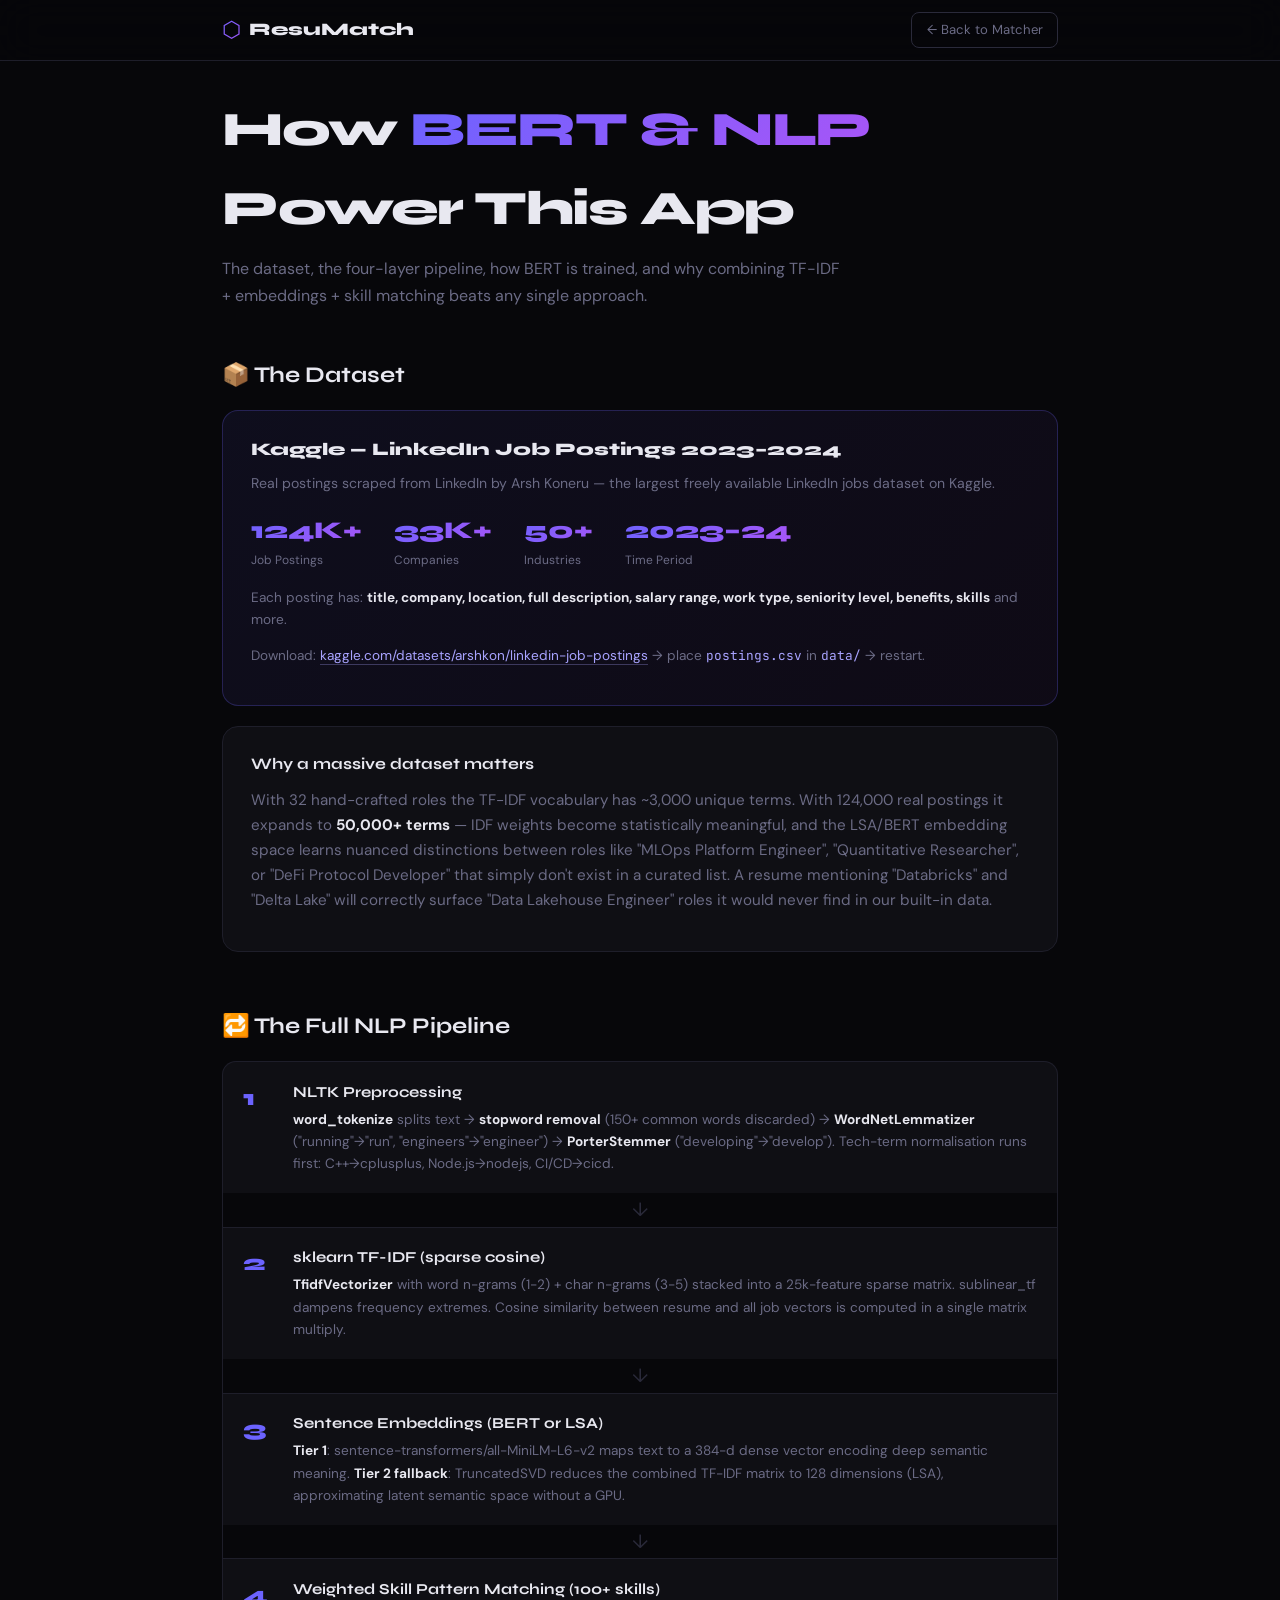
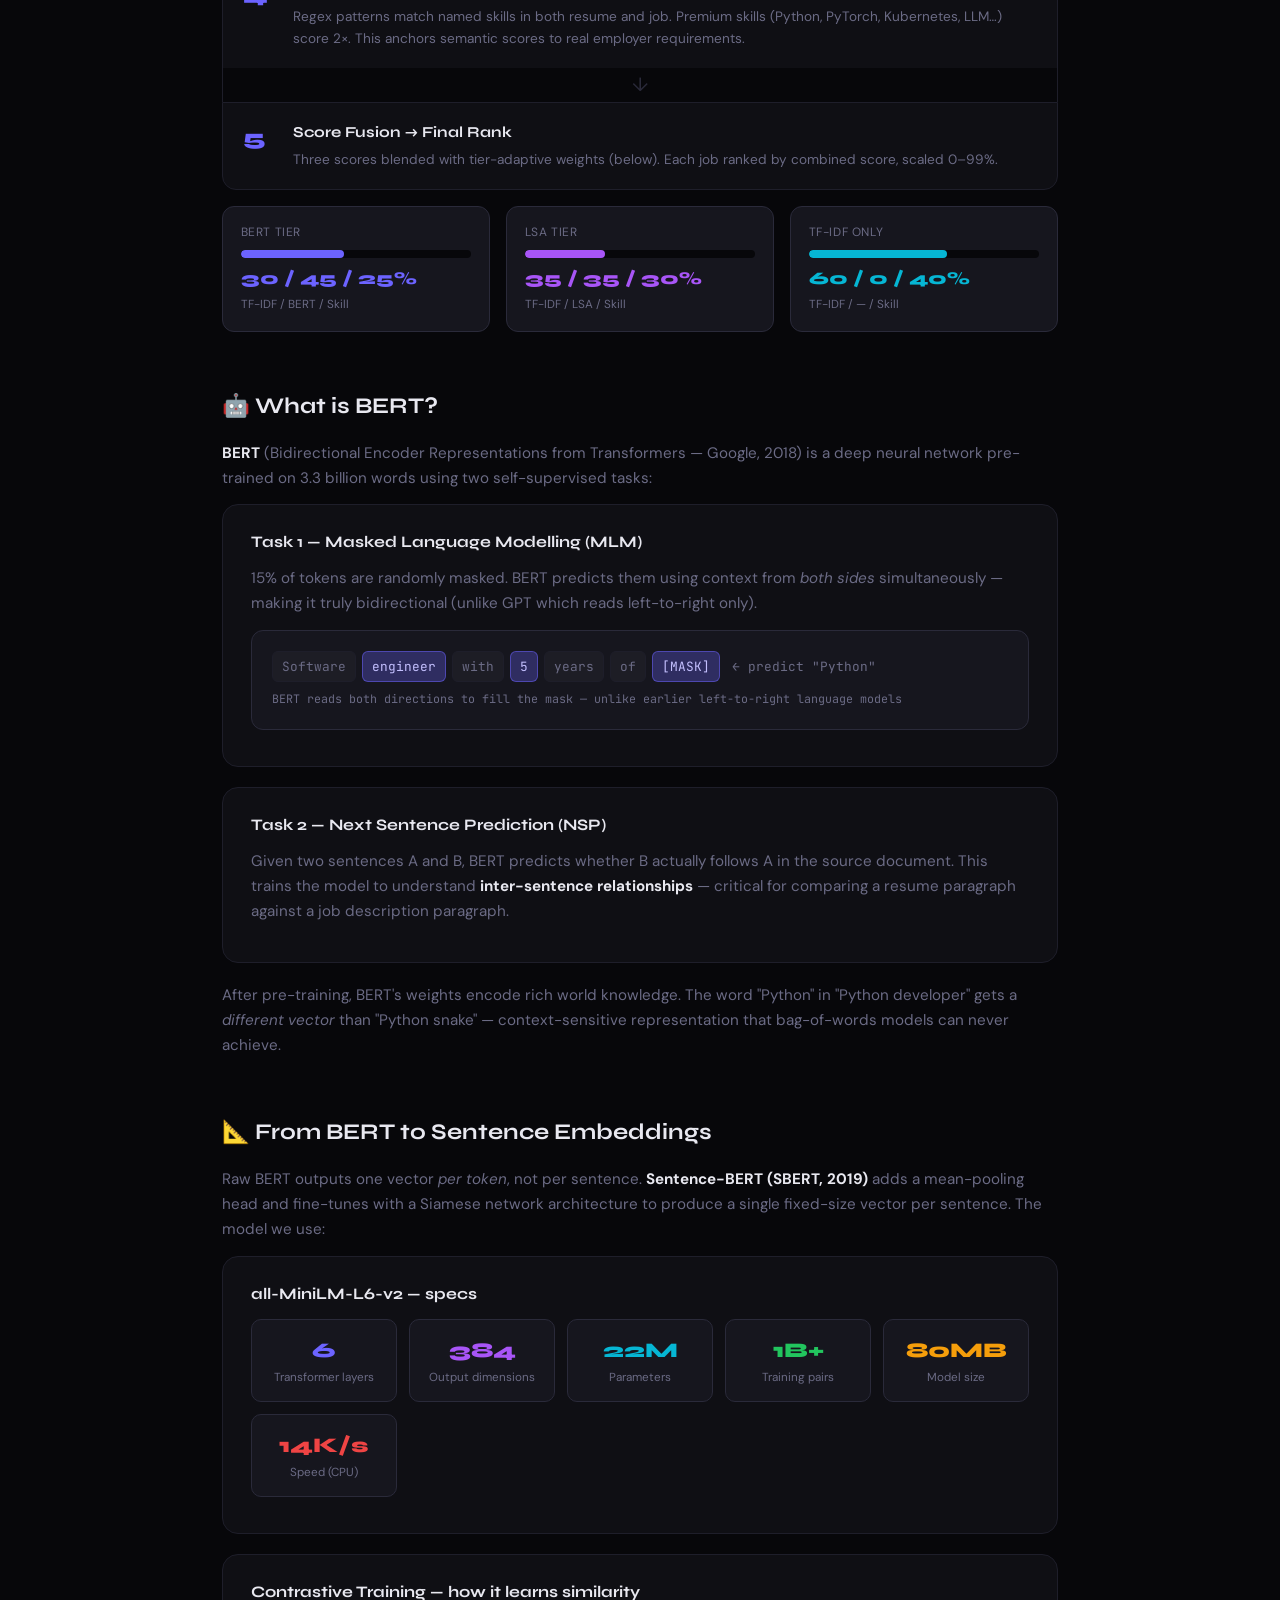
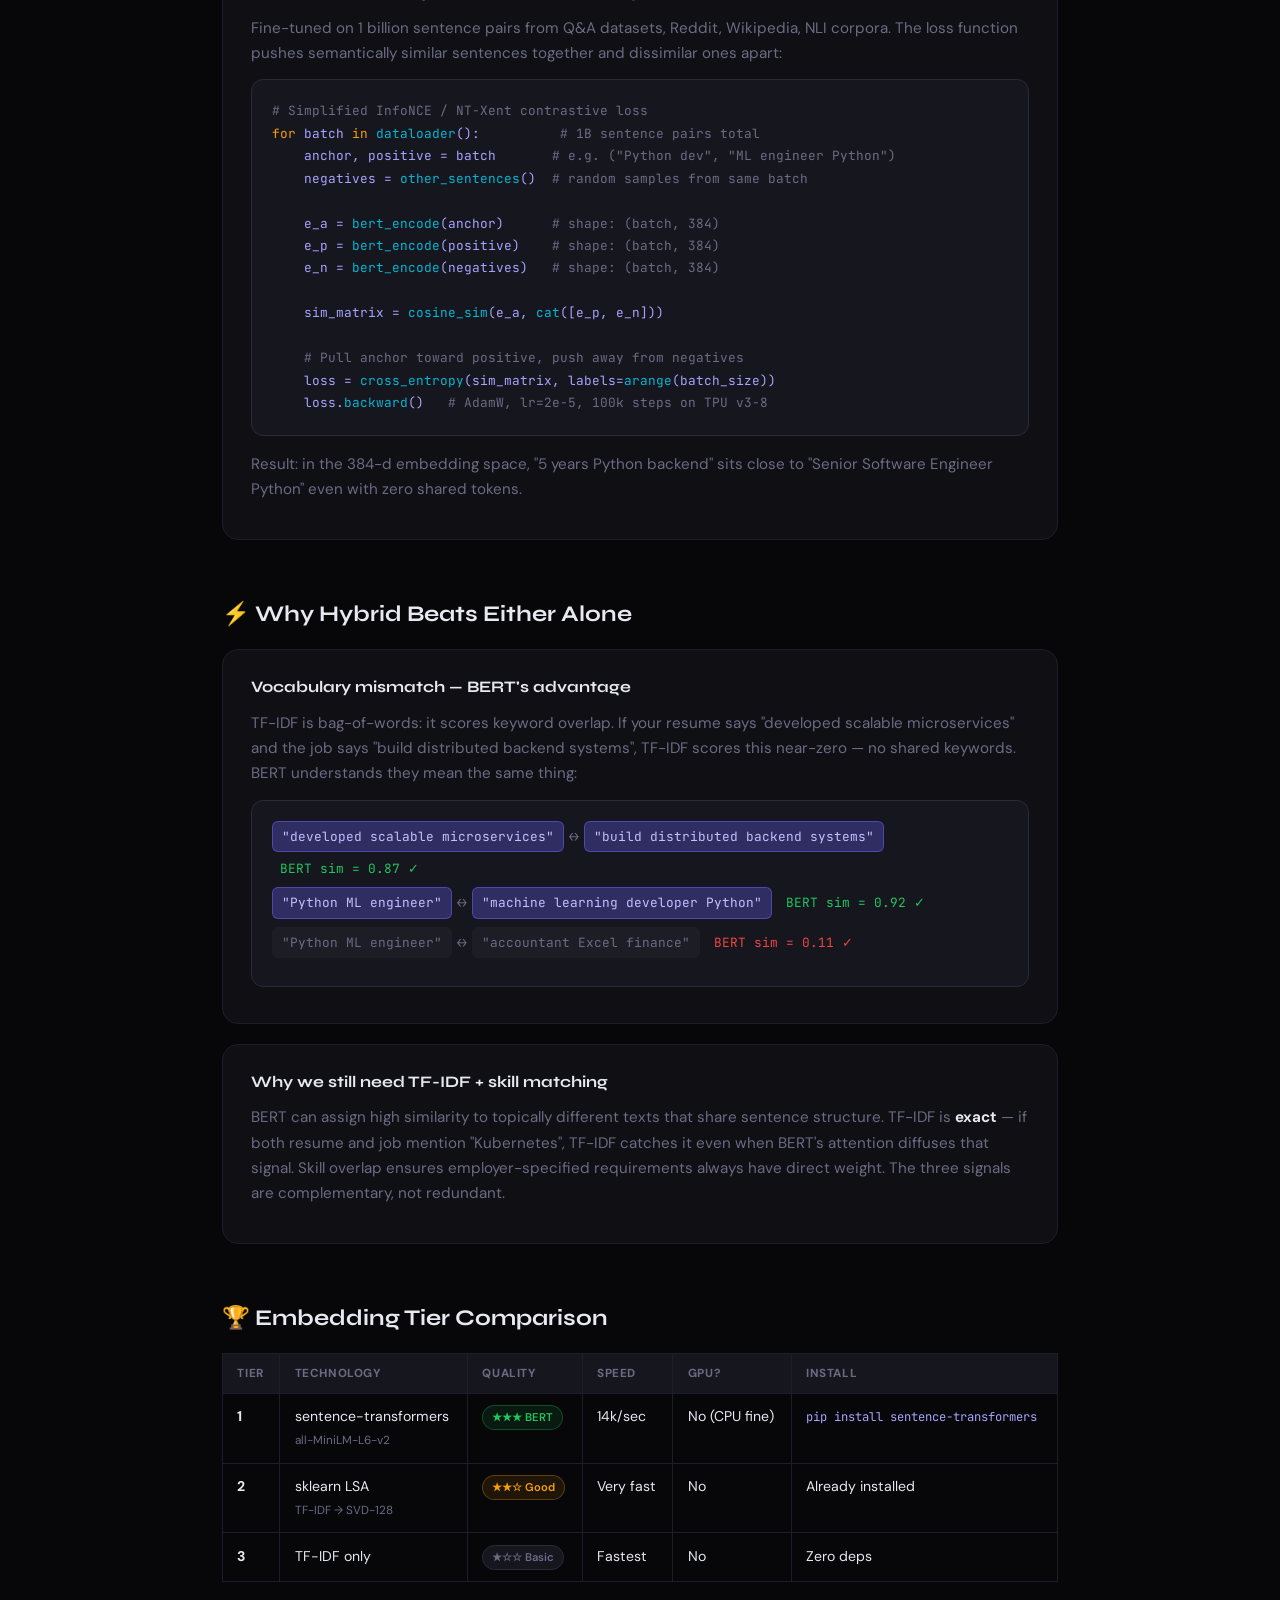
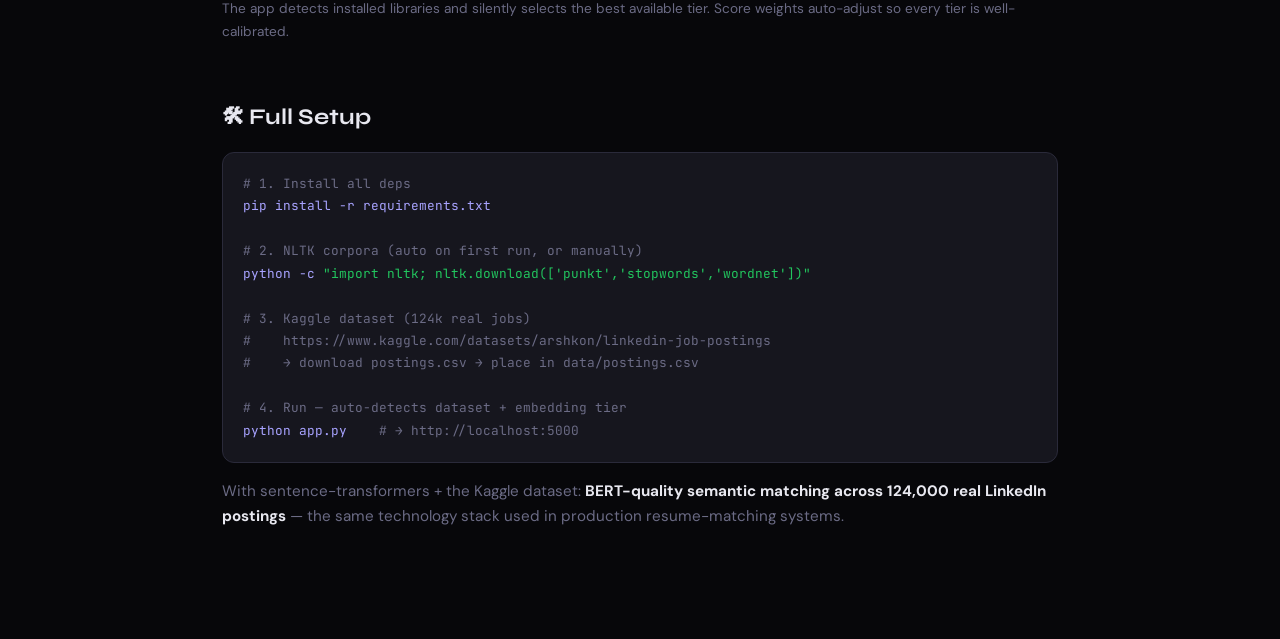
<file: templates/bert_explainer.html>
<!DOCTYPE html>
<html lang="en">
<head>
  <meta charset="UTF-8"/>
  <meta name="viewport" content="width=device-width, initial-scale=1.0"/>
  <title>How BERT Works — ResuMatch</title>
  <link rel="preconnect" href="https://fonts.googleapis.com">
  <link href="https://fonts.googleapis.com/css2?family=Syne:wght@400;700;800&family=DM+Sans:opsz,wght@9..40,300;9..40,400;9..40,500&family=JetBrains+Mono:wght@400;500&display=swap" rel="stylesheet">
  <style>
    *,*::before,*::after{box-sizing:border-box;margin:0;padding:0}
    :root{--bg:#07070a;--bg2:#0f0f14;--bg3:#16161e;--border:#1e1e2a;--border2:#2a2a3a;--text:#e8e8f0;--muted:#6b6b85;--accent:#6c63ff;--accent2:#a855f7;--green:#22c55e;--yellow:#f59e0b;--cyan:#06b6d4;--red:#ef4444}
    html{scroll-behavior:smooth}
    body{font-family:'DM Sans',sans-serif;background:var(--bg);color:var(--text);line-height:1.65}
    nav{position:fixed;top:0;left:0;right:0;z-index:100;background:rgba(7,7,10,.85);backdrop-filter:blur(20px);border-bottom:1px solid var(--border)}
    .nav-inner{max-width:900px;margin:0 auto;padding:0 2rem;height:60px;display:flex;align-items:center;justify-content:space-between}
    .logo{display:flex;align-items:center;gap:.5rem;text-decoration:none;color:var(--text)}
    .logo-icon{font-size:1.4rem;background:linear-gradient(135deg,var(--accent),var(--accent2));-webkit-background-clip:text;-webkit-text-fill-color:transparent}
    .logo-text{font-family:'Syne',sans-serif;font-weight:800;font-size:1.1rem}
    .back-btn{font-size:.82rem;color:var(--muted);text-decoration:none;border:1px solid var(--border2);padding:.4rem .9rem;border-radius:8px;transition:color .2s,border-color .2s}
    .back-btn:hover{color:var(--text);border-color:var(--accent)}
    .page{max-width:900px;margin:0 auto;padding:90px 2rem 5rem}
    h1.page-title{font-family:'Syne',sans-serif;font-size:clamp(1.8rem,4vw,3rem);font-weight:800;letter-spacing:-.03em;margin-bottom:.5rem}
    .page-subtitle{color:var(--muted);font-size:1rem;margin-bottom:3rem;max-width:620px}
    .section{margin-bottom:3.5rem}
    h2.sec-title{font-family:'Syne',sans-serif;font-size:1.4rem;font-weight:700;margin-bottom:1rem;display:flex;align-items:center;gap:.6rem}
    p{color:var(--muted);margin-bottom:.85rem;font-size:.95rem}
    strong{color:var(--text)}
    .card{background:var(--bg2);border:1px solid var(--border);border-radius:16px;padding:1.5rem 1.75rem;margin-bottom:1.25rem}
    .card-title{font-family:'Syne',sans-serif;font-weight:700;font-size:1rem;margin-bottom:.65rem;color:var(--text)}
    .pipeline{display:flex;flex-direction:column}
    .pipe-step{display:flex;align-items:flex-start;gap:1rem;padding:1.1rem 1.25rem;background:var(--bg2);border:1px solid var(--border);position:relative}
    .pipe-step:first-child{border-radius:14px 14px 0 0}
    .pipe-step:last-child{border-radius:0 0 14px 14px}
    .pipe-step:not(:last-child){border-bottom:none}
    .pipe-arr{text-align:center;color:var(--border2);font-size:1.2rem;background:var(--bg);border-left:1px solid var(--border);border-right:1px solid var(--border);padding:.05rem 0}
    .pipe-num{font-family:'Syne',sans-serif;font-weight:800;font-size:1.4rem;color:var(--accent);width:34px;flex-shrink:0}
    .pipe-name{font-family:'Syne',sans-serif;font-weight:700;font-size:.95rem;margin-bottom:.25rem;color:var(--text)}
    .pipe-desc{font-size:.85rem;color:var(--muted)}
    .weights{display:grid;grid-template-columns:repeat(auto-fill,minmax(210px,1fr));gap:1rem;margin-top:1rem}
    .weight-item{background:var(--bg3);border:1px solid var(--border2);border-radius:12px;padding:1rem 1.1rem}
    .weight-label{font-size:.75rem;color:var(--muted);text-transform:uppercase;letter-spacing:.05em;margin-bottom:.4rem}
    .weight-bar-bg{height:8px;background:var(--bg);border-radius:100px;overflow:hidden;margin-bottom:.4rem}
    .weight-bar-fill{height:100%;border-radius:100px}
    .weight-pct{font-family:'Syne',sans-serif;font-weight:800;font-size:1.1rem}
    .weight-note{font-size:.73rem;color:var(--muted);margin-top:.15rem}
    .tier-table{width:100%;border-collapse:collapse;font-size:.88rem;margin-top:.5rem}
    .tier-table th{text-align:left;padding:.6rem .9rem;background:var(--bg3);border:1px solid var(--border);color:var(--muted);font-size:.73rem;text-transform:uppercase;letter-spacing:.05em}
    .tier-table td{padding:.7rem .9rem;border:1px solid var(--border);vertical-align:top}
    .badge{display:inline-block;font-size:.7rem;padding:.15rem .55rem;border-radius:100px;font-weight:600}
    .badge-green{background:rgba(34,197,94,.1);border:1px solid rgba(34,197,94,.3);color:var(--green)}
    .badge-yellow{background:rgba(245,158,11,.1);border:1px solid rgba(245,158,11,.3);color:var(--yellow)}
    .badge-gray{background:var(--bg3);border:1px solid var(--border2);color:var(--muted)}
    pre{background:var(--bg3);border:1px solid var(--border2);border-radius:12px;padding:1.25rem;overflow-x:auto;margin-bottom:1rem}
    code{font-family:'JetBrains Mono',monospace;font-size:.8rem;color:#a8a3ff}
    .cm{color:var(--muted)} .ck{color:var(--yellow)} .cs{color:var(--green)} .cf{color:var(--cyan)}
    .dataset-card{background:linear-gradient(135deg,rgba(108,99,255,.08),rgba(168,85,247,.05));border:1px solid rgba(108,99,255,.25);border-radius:16px;padding:1.5rem 1.75rem;margin-bottom:1.25rem}
    .dataset-stats{display:flex;gap:2rem;flex-wrap:wrap;margin:1rem 0}
    .dstat-num{font-family:'Syne',sans-serif;font-weight:800;font-size:1.5rem;background:linear-gradient(135deg,var(--accent),var(--accent2));-webkit-background-clip:text;-webkit-text-fill-color:transparent}
    .dstat-label{font-size:.75rem;color:var(--muted)}
    a.link{color:#a8a3ff;text-decoration:none;border-bottom:1px solid rgba(168,163,255,.3)}
    a.link:hover{border-bottom-color:#a8a3ff}
    .attn-demo{background:var(--bg3);border:1px solid var(--border2);border-radius:12px;padding:1.25rem;font-family:'JetBrains Mono',monospace;font-size:.8rem;overflow-x:auto;margin-bottom:.75rem}
    .attn-row{display:flex;gap:.4rem;margin-bottom:.5rem;flex-wrap:wrap;align-items:center}
    .tok{padding:.25rem .55rem;border-radius:6px;border:1px solid transparent;white-space:nowrap}
    .tok-hi{background:rgba(108,99,255,.3);border-color:rgba(108,99,255,.5);color:#c4c0ff}
    .tok-lo{background:rgba(255,255,255,.03);border-color:var(--border);color:var(--muted)}
    .stat-grid{display:grid;grid-template-columns:repeat(auto-fill,minmax(130px,1fr));gap:.75rem;margin:.75rem 0}
    .stat-box{background:var(--bg3);border:1px solid var(--border2);border-radius:10px;padding:.85rem;text-align:center}
    .stat-box-num{font-family:'Syne',sans-serif;font-weight:800;font-size:1.3rem}
    .stat-box-label{font-size:.73rem;color:var(--muted)}
    .gradient-text{background:linear-gradient(135deg,var(--accent),var(--accent2));-webkit-background-clip:text;-webkit-text-fill-color:transparent}
    @media(max-width:640px){.weights{grid-template-columns:1fr}.dataset-stats{gap:1rem}.stat-grid{grid-template-columns:repeat(2,1fr)}}
  </style>
</head>
<body>
<nav>
  <div class="nav-inner">
    <a class="logo" href="/"><span class="logo-icon">⬡</span><span class="logo-text">ResuMatch</span></a>
    <a class="back-btn" href="/">← Back to Matcher</a>
  </div>
</nav>

<div class="page">
  <h1 class="page-title">How <span class="gradient-text">BERT & NLP</span><br>Power This App</h1>
  <p class="page-subtitle">The dataset, the four-layer pipeline, how BERT is trained, and why combining TF-IDF + embeddings + skill matching beats any single approach.</p>

  <!-- DATASET -->
  <div class="section">
    <h2 class="sec-title">📦 The Dataset</h2>
    <div class="dataset-card">
      <div style="font-family:'Syne',sans-serif;font-weight:800;font-size:1.1rem;margin-bottom:.5rem">Kaggle — LinkedIn Job Postings 2023–2024</div>
      <p style="color:var(--muted);font-size:.88rem">Real postings scraped from LinkedIn by Arsh Koneru — the largest freely available LinkedIn jobs dataset on Kaggle.</p>
      <div class="dataset-stats">
        <div class="dstat"><div class="dstat-num">124K+</div><div class="dstat-label">Job Postings</div></div>
        <div class="dstat"><div class="dstat-num">33K+</div><div class="dstat-label">Companies</div></div>
        <div class="dstat"><div class="dstat-num">50+</div><div class="dstat-label">Industries</div></div>
        <div class="dstat"><div class="dstat-num">2023–24</div><div class="dstat-label">Time Period</div></div>
      </div>
      <p style="font-size:.85rem;color:var(--muted)">Each posting has: <strong style="color:var(--text)">title, company, location, full description, salary range, work type, seniority level, benefits, skills</strong> and more.</p>
      <p style="margin-top:.75rem;font-size:.85rem">Download: <a class="link" href="https://www.kaggle.com/datasets/arshkon/linkedin-job-postings" target="_blank">kaggle.com/datasets/arshkon/linkedin-job-postings</a> → place <code>postings.csv</code> in <code>data/</code> → restart.</p>
    </div>
    <div class="card">
      <div class="card-title">Why a massive dataset matters</div>
      <p>With 32 hand-crafted roles the TF-IDF vocabulary has ~3,000 unique terms. With 124,000 real postings it expands to <strong>50,000+ terms</strong> — IDF weights become statistically meaningful, and the LSA/BERT embedding space learns nuanced distinctions between roles like "MLOps Platform Engineer", "Quantitative Researcher", or "DeFi Protocol Developer" that simply don't exist in a curated list. A resume mentioning "Databricks" and "Delta Lake" will correctly surface "Data Lakehouse Engineer" roles it would never find in our built-in data.</p>
    </div>
  </div>

  <!-- PIPELINE -->
  <div class="section">
    <h2 class="sec-title">🔁 The Full NLP Pipeline</h2>
    <div class="pipeline">
      <div class="pipe-step">
        <div class="pipe-num">1</div>
        <div>
          <div class="pipe-name">NLTK Preprocessing</div>
          <div class="pipe-desc"><strong style="color:var(--text)">word_tokenize</strong> splits text → <strong style="color:var(--text)">stopword removal</strong> (150+ common words discarded) → <strong style="color:var(--text)">WordNetLemmatizer</strong> ("running"→"run", "engineers"→"engineer") → <strong style="color:var(--text)">PorterStemmer</strong> ("developing"→"develop"). Tech-term normalisation runs first: C++→cplusplus, Node.js→nodejs, CI/CD→cicd.</div>
        </div>
      </div>
      <div class="pipe-arr">↓</div>
      <div class="pipe-step">
        <div class="pipe-num">2</div>
        <div>
          <div class="pipe-name">sklearn TF-IDF (sparse cosine)</div>
          <div class="pipe-desc"><strong style="color:var(--text)">TfidfVectorizer</strong> with word n-grams (1-2) + char n-grams (3-5) stacked into a 25k-feature sparse matrix. sublinear_tf dampens frequency extremes. Cosine similarity between resume and all job vectors is computed in a single matrix multiply.</div>
        </div>
      </div>
      <div class="pipe-arr">↓</div>
      <div class="pipe-step">
        <div class="pipe-num">3</div>
        <div>
          <div class="pipe-name">Sentence Embeddings (BERT or LSA)</div>
          <div class="pipe-desc"><strong style="color:var(--text)">Tier 1</strong>: sentence-transformers/all-MiniLM-L6-v2 maps text to a 384-d dense vector encoding deep semantic meaning. <strong style="color:var(--text)">Tier 2 fallback</strong>: TruncatedSVD reduces the combined TF-IDF matrix to 128 dimensions (LSA), approximating latent semantic space without a GPU.</div>
        </div>
      </div>
      <div class="pipe-arr">↓</div>
      <div class="pipe-step">
        <div class="pipe-num">4</div>
        <div>
          <div class="pipe-name">Weighted Skill Pattern Matching (100+ skills)</div>
          <div class="pipe-desc">Regex patterns match named skills in both resume and job. Premium skills (Python, PyTorch, Kubernetes, LLM…) score 2×. This anchors semantic scores to real employer requirements.</div>
        </div>
      </div>
      <div class="pipe-arr">↓</div>
      <div class="pipe-step">
        <div class="pipe-num">5</div>
        <div>
          <div class="pipe-name">Score Fusion → Final Rank</div>
          <div class="pipe-desc">Three scores blended with tier-adaptive weights (below). Each job ranked by combined score, scaled 0–99%.</div>
        </div>
      </div>
    </div>
    <div class="weights">
      <div class="weight-item">
        <div class="weight-label">BERT Tier</div>
        <div class="weight-bar-bg"><div class="weight-bar-fill" style="width:45%;background:var(--accent)"></div></div>
        <div class="weight-pct" style="color:var(--accent)">30 / 45 / 25%</div>
        <div class="weight-note">TF-IDF / BERT / Skill</div>
      </div>
      <div class="weight-item">
        <div class="weight-label">LSA Tier</div>
        <div class="weight-bar-bg"><div class="weight-bar-fill" style="width:35%;background:var(--accent2)"></div></div>
        <div class="weight-pct" style="color:var(--accent2)">35 / 35 / 30%</div>
        <div class="weight-note">TF-IDF / LSA / Skill</div>
      </div>
      <div class="weight-item">
        <div class="weight-label">TF-IDF Only</div>
        <div class="weight-bar-bg"><div class="weight-bar-fill" style="width:60%;background:var(--cyan)"></div></div>
        <div class="weight-pct" style="color:var(--cyan)">60 / 0 / 40%</div>
        <div class="weight-note">TF-IDF / — / Skill</div>
      </div>
    </div>
  </div>

  <!-- BERT -->
  <div class="section">
    <h2 class="sec-title">🤖 What is BERT?</h2>
    <p><strong>BERT</strong> (Bidirectional Encoder Representations from Transformers — Google, 2018) is a deep neural network pre-trained on 3.3 billion words using two self-supervised tasks:</p>
    <div class="card">
      <div class="card-title">Task 1 — Masked Language Modelling (MLM)</div>
      <p>15% of tokens are randomly masked. BERT predicts them using context from <em>both sides</em> simultaneously — making it truly bidirectional (unlike GPT which reads left-to-right only).</p>
      <div class="attn-demo">
        <div class="attn-row">
          <span class="tok tok-lo">Software</span><span class="tok tok-hi">engineer</span><span class="tok tok-lo">with</span><span class="tok tok-hi">5</span><span class="tok tok-lo">years</span><span class="tok tok-lo">of</span><span class="tok tok-hi">[MASK]</span><span style="color:var(--muted);margin-left:.4rem">← predict "Python"</span>
        </div>
        <div style="font-size:.73rem;color:var(--muted);margin-top:.3rem">BERT reads both directions to fill the mask — unlike earlier left-to-right language models</div>
      </div>
    </div>
    <div class="card">
      <div class="card-title">Task 2 — Next Sentence Prediction (NSP)</div>
      <p>Given two sentences A and B, BERT predicts whether B actually follows A in the source document. This trains the model to understand <strong>inter-sentence relationships</strong> — critical for comparing a resume paragraph against a job description paragraph.</p>
    </div>
    <p>After pre-training, BERT's weights encode rich world knowledge. The word "Python" in "Python developer" gets a <em>different vector</em> than "Python snake" — context-sensitive representation that bag-of-words models can never achieve.</p>
  </div>

  <!-- SENTENCE TRANSFORMERS -->
  <div class="section">
    <h2 class="sec-title">📐 From BERT to Sentence Embeddings</h2>
    <p>Raw BERT outputs one vector <em>per token</em>, not per sentence. <strong>Sentence-BERT (SBERT, 2019)</strong> adds a mean-pooling head and fine-tunes with a Siamese network architecture to produce a single fixed-size vector per sentence. The model we use:</p>
    <div class="card">
      <div class="card-title">all-MiniLM-L6-v2 — specs</div>
      <div class="stat-grid">
        <div class="stat-box"><div class="stat-box-num" style="color:var(--accent)">6</div><div class="stat-box-label">Transformer layers</div></div>
        <div class="stat-box"><div class="stat-box-num" style="color:var(--accent2)">384</div><div class="stat-box-label">Output dimensions</div></div>
        <div class="stat-box"><div class="stat-box-num" style="color:var(--cyan)">22M</div><div class="stat-box-label">Parameters</div></div>
        <div class="stat-box"><div class="stat-box-num" style="color:var(--green)">1B+</div><div class="stat-box-label">Training pairs</div></div>
        <div class="stat-box"><div class="stat-box-num" style="color:var(--yellow)">80MB</div><div class="stat-box-label">Model size</div></div>
        <div class="stat-box"><div class="stat-box-num" style="color:var(--red)">14K/s</div><div class="stat-box-label">Speed (CPU)</div></div>
      </div>
    </div>
    <div class="card">
      <div class="card-title">Contrastive Training — how it learns similarity</div>
      <p>Fine-tuned on 1 billion sentence pairs from Q&A datasets, Reddit, Wikipedia, NLI corpora. The loss function pushes semantically similar sentences together and dissimilar ones apart:</p>
      <pre><code><span class="cm"># Simplified InfoNCE / NT-Xent contrastive loss</span>
<span class="ck">for</span> batch <span class="ck">in</span> <span class="cf">dataloader</span>():          <span class="cm"># 1B sentence pairs total</span>
    anchor, positive = batch       <span class="cm"># e.g. ("Python dev", "ML engineer Python")</span>
    negatives = <span class="cf">other_sentences</span>()  <span class="cm"># random samples from same batch</span>

    e_a = <span class="cf">bert_encode</span>(anchor)      <span class="cm"># shape: (batch, 384)</span>
    e_p = <span class="cf">bert_encode</span>(positive)    <span class="cm"># shape: (batch, 384)</span>
    e_n = <span class="cf">bert_encode</span>(negatives)   <span class="cm"># shape: (batch, 384)</span>

    sim_matrix = <span class="cf">cosine_sim</span>(e_a, <span class="cf">cat</span>([e_p, e_n]))

    <span class="cm"># Pull anchor toward positive, push away from negatives</span>
    loss = <span class="cf">cross_entropy</span>(sim_matrix, labels=<span class="cf">arange</span>(batch_size))
    loss.<span class="cf">backward</span>()   <span class="cm"># AdamW, lr=2e-5, 100k steps on TPU v3-8</span></code></pre>
      <p>Result: in the 384-d embedding space, "5 years Python backend" sits close to "Senior Software Engineer Python" even with zero shared tokens.</p>
    </div>
  </div>

  <!-- WHY HYBRID -->
  <div class="section">
    <h2 class="sec-title">⚡ Why Hybrid Beats Either Alone</h2>
    <div class="card">
      <div class="card-title">Vocabulary mismatch — BERT's advantage</div>
      <p>TF-IDF is bag-of-words: it scores keyword overlap. If your resume says "developed scalable microservices" and the job says "build distributed backend systems", TF-IDF scores this near-zero — no shared keywords. BERT understands they mean the same thing:</p>
      <div class="attn-demo">
        <div class="attn-row"><span class="tok tok-hi">"developed scalable microservices"</span><span style="color:var(--muted)">↔</span><span class="tok tok-hi">"build distributed backend systems"</span><span style="color:var(--green);margin-left:.5rem">BERT sim = 0.87 ✓</span></div>
        <div class="attn-row" style="margin-top:.4rem"><span class="tok tok-hi">"Python ML engineer"</span><span style="color:var(--muted)">↔</span><span class="tok tok-hi">"machine learning developer Python"</span><span style="color:var(--green);margin-left:.5rem">BERT sim = 0.92 ✓</span></div>
        <div class="attn-row" style="margin-top:.4rem"><span class="tok tok-lo">"Python ML engineer"</span><span style="color:var(--muted)">↔</span><span class="tok tok-lo">"accountant Excel finance"</span><span style="color:var(--red);margin-left:.5rem">BERT sim = 0.11 ✓</span></div>
      </div>
    </div>
    <div class="card">
      <div class="card-title">Why we still need TF-IDF + skill matching</div>
      <p>BERT can assign high similarity to topically different texts that share sentence structure. TF-IDF is <strong>exact</strong> — if both resume and job mention "Kubernetes", TF-IDF catches it even when BERT's attention diffuses that signal. Skill overlap ensures employer-specified requirements always have direct weight. The three signals are complementary, not redundant.</p>
    </div>
  </div>

  <!-- TIER TABLE -->
  <div class="section">
    <h2 class="sec-title">🏆 Embedding Tier Comparison</h2>
    <table class="tier-table">
      <thead><tr><th>Tier</th><th>Technology</th><th>Quality</th><th>Speed</th><th>GPU?</th><th>Install</th></tr></thead>
      <tbody>
        <tr>
          <td><strong>1</strong></td>
          <td>sentence-transformers<br><small style="color:var(--muted)">all-MiniLM-L6-v2</small></td>
          <td><span class="badge badge-green">★★★ BERT</span></td>
          <td>14k/sec</td><td>No (CPU fine)</td>
          <td><code style="font-size:.76rem">pip install sentence-transformers</code></td>
        </tr>
        <tr>
          <td><strong>2</strong></td>
          <td>sklearn LSA<br><small style="color:var(--muted)">TF-IDF → SVD-128</small></td>
          <td><span class="badge badge-yellow">★★☆ Good</span></td>
          <td>Very fast</td><td>No</td>
          <td>Already installed</td>
        </tr>
        <tr>
          <td><strong>3</strong></td>
          <td>TF-IDF only</td>
          <td><span class="badge badge-gray">★☆☆ Basic</span></td>
          <td>Fastest</td><td>No</td>
          <td>Zero deps</td>
        </tr>
      </tbody>
    </table>
    <p style="margin-top:1rem;font-size:.85rem">The app detects installed libraries and silently selects the best available tier. Score weights auto-adjust so every tier is well-calibrated.</p>
  </div>

  <!-- SETUP -->
  <div class="section">
    <h2 class="sec-title">🛠 Full Setup</h2>
    <pre><code><span class="cm"># 1. Install all deps</span>
pip install -r requirements.txt

<span class="cm"># 2. NLTK corpora (auto on first run, or manually)</span>
python -c <span class="cs">"import nltk; nltk.download(['punkt','stopwords','wordnet'])"</span>

<span class="cm"># 3. Kaggle dataset (124k real jobs)</span>
<span class="cm">#    https://www.kaggle.com/datasets/arshkon/linkedin-job-postings</span>
<span class="cm">#    → download postings.csv → place in data/postings.csv</span>

<span class="cm"># 4. Run — auto-detects dataset + embedding tier</span>
python app.py    <span class="cm"># → http://localhost:5000</span></code></pre>
    <p>With sentence-transformers + the Kaggle dataset: <strong>BERT-quality semantic matching across 124,000 real LinkedIn postings</strong> — the same technology stack used in production resume-matching systems.</p>
  </div>

</div>
</body>
</html>
</file>
